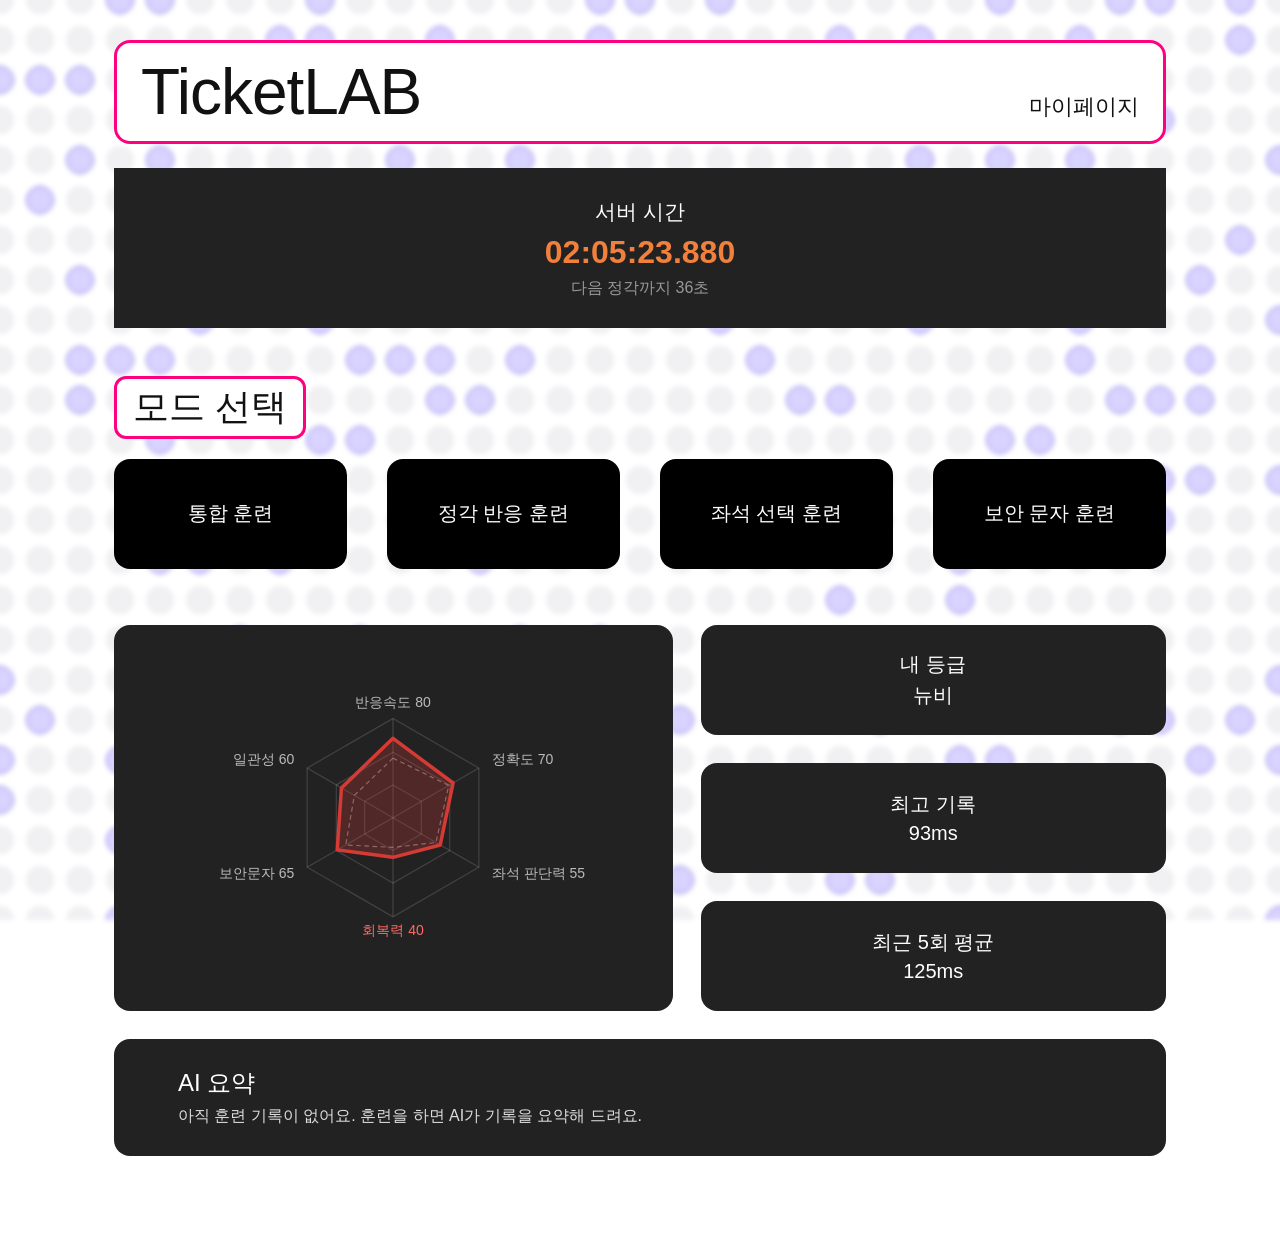
<file: index.html>
<!DOCTYPE html>
<html lang="ko">
<head>
    <meta charset="UTF-8">
    <meta name="viewport" content="width=device-width, initial-scale=1.0">
    <title>TicketLAB</title>
    <link rel="stylesheet" href="css/index.css">
    <script src="js/storage.js" defer></script>
    <script src="js/common.js" defer></script>
    <script src="js/index.js" defer></script>
    <script src="js/summary.js" defer></script>
</head>
<body>
    <div class="seat-bg" aria-hidden="true"></div>
    <div class="header">
        <h1>TicketLAB</h1>
        <a class="mypage" href="records.html">마이페이지</a>
    </div>

    <div class="server-time">
        <p class="server">서버 시간</p>
        <p class="clock">--:--:--.---</p>
        <p class="next">다음 정각까지 <span class="left">-</span>초</p>
    </div>

    <div class="mode">
        <h2>모드 선택</h2>
        <a href="all.html">통합 훈련</a>
        <a href="reaction.html">정각 반응 훈련</a>
        <a href="seat.html">좌석 선택 훈련</a>
        <a href="captcha.html">보안 문자 훈련</a>
    </div>

    <div class="info">
        <div class="graph">
            <svg class="radar" viewBox="0 0 360 260" role="img" aria-label="육각형 능력치">
                <g class="radar-grid"></g>
                <g class="radar-axes"></g>
                <polygon class="radar-prev" points=""></polygon>
                <polygon class="radar-now" points=""></polygon>
                <g class="radar-labels"></g>
            </svg>
        </div>
        <div class="stat">
            <h4>내 등급</h4>
            <p>뉴비</p>
        </div>
        <div class="stat">
            <h4>최고 기록</h4>
            <p>93ms</p>
        </div>
        <div class="stat">
            <h4>최근 5회 평균</h4>
            <p>125ms</p>
        </div>

        <div class="ai-summary">
            <h4>AI 요약</h4>
            <p class="summary-text">아직 요약 내용이 없습니다.</p>
        </div>
    </div>
</body>
</html>
</file>
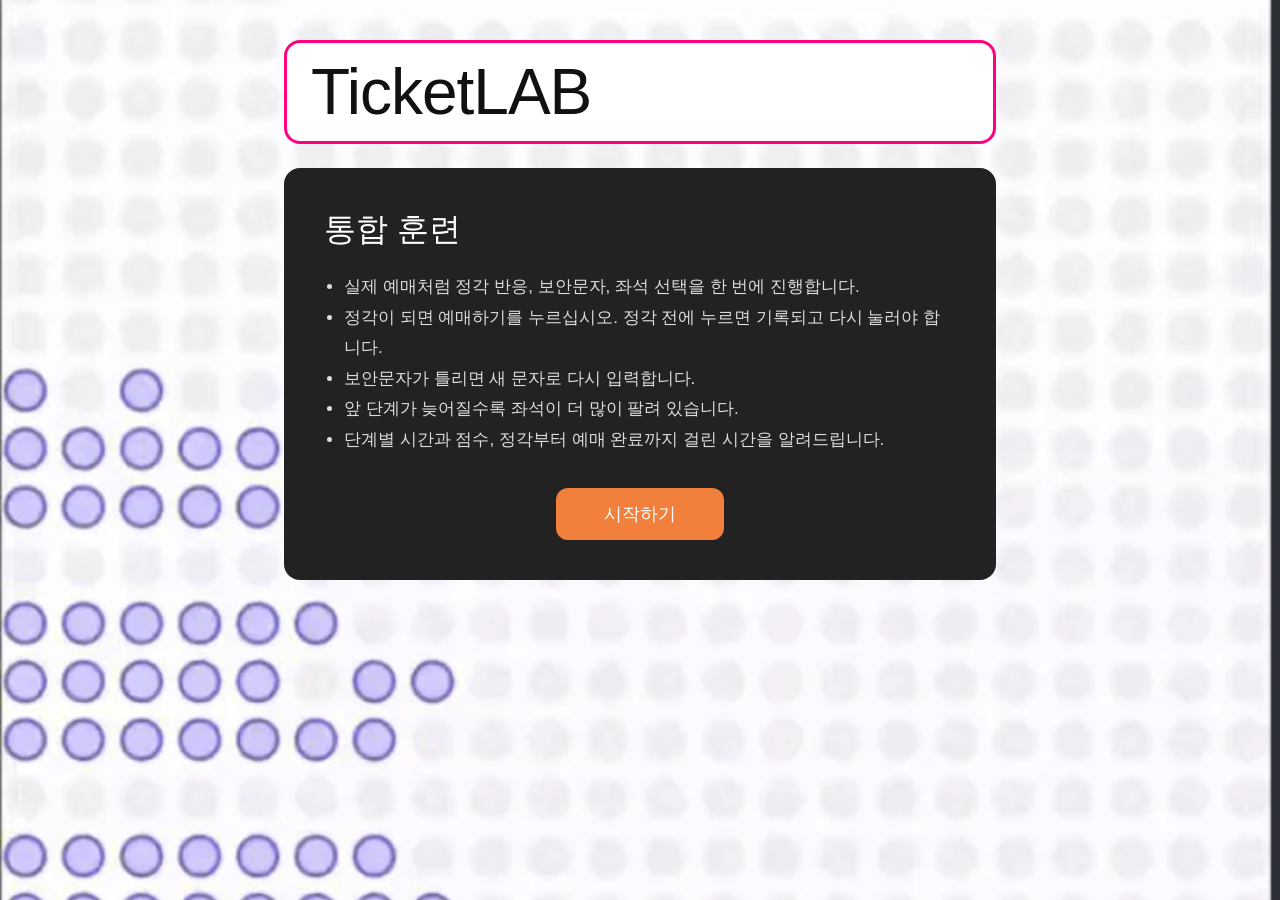
<file: all.html>
<!DOCTYPE html>
<html lang="ko">
<head>
    <meta charset="UTF-8">
    <meta name="viewport" content="width=device-width, initial-scale=1.0">
    <title>통합 훈련 - TicketLAB</title>
    <link rel="stylesheet" href="css/common.css">
    <link rel="stylesheet" href="css/reaction.css">
    <link rel="stylesheet" href="css/captcha.css">
    <link rel="stylesheet" href="css/seat.css">
    <link rel="stylesheet" href="css/all.css">
    <script src="js/storage.js" defer></script>
    <script src="js/common.js" defer></script>
    <script src="js/all.js" defer></script>
</head>
<body>
    <div class="header">
        <a href="index.html"><h1>TicketLAB</h1></a>
    </div>

    <section class="panel intro">
        <h2>통합 훈련</h2>
        <ul>
            <li>실제 예매처럼 정각 반응, 보안문자, 좌석 선택을 한 번에 진행합니다.</li>
            <li>정각이 되면 예매하기를 누르십시오. 정각 전에 누르면 기록되고 다시 눌러야 합니다.</li>
            <li>보안문자가 틀리면 새 문자로 다시 입력합니다.</li>
            <li>앞 단계가 늦어질수록 좌석이 더 많이 팔려 있습니다.</li>
            <li>단계별 시간과 점수, 정각부터 예매 완료까지 걸린 시간을 알려드립니다.</li>
        </ul>
        <button class="start-btn" type="button">시작하기</button>
    </section>

    <section class="panel play step-reaction">
        <div class="play-head">
            <span class="play-title">1단계 · 정각 반응</span>
            <span class="progress">1 / 3</span>
        </div>
        <p class="server-label">서버 시간</p>
        <p class="clock">--:--:--.---</p>
        <p class="target"></p>
        <button class="book-btn" type="button">예매 대기</button>
        <p class="feedback reaction-feedback"></p>
    </section>

    <section class="panel play step-captcha">
        <div class="play-head">
            <span class="play-title">2단계 · 보안문자</span>
            <span class="progress">2 / 3</span>
        </div>
        <p class="elapsed"></p>
        <p class="guide">아래 문자를 입력해 주세요.</p>
        <div class="captcha"></div>
        <div class="answer-slots"></div>
        <button class="submit-btn" type="button">입력완료</button>
        <p class="feedback captcha-feedback"></p>
    </section>

    <section class="panel play step-seat">
        <div class="play-head">
            <span class="play-title">3단계 · 좌석 선택</span>
            <span class="progress">3 / 3</span>
        </div>
        <p class="elapsed"></p>
        <div class="legend">
            <span class="legend-item"><span class="sample"></span>빈 좌석</span>
            <span class="legend-item"><span class="sample sold"></span>판매됨</span>
            <span class="legend-item"><span class="sample mine"></span>선택</span>
        </div>
        <div class="seat-map"></div>
        <p class="picked"></p>
        <button class="seat-book" type="button">예매하기</button>
        <p class="feedback seat-feedback"></p>
    </section>

    <section class="panel result">
        <h2>결과</h2>
        <div class="result-grade"></div>
        <div class="result-stats"></div>
        <ol class="result-list"></ol>
        <div class="result-actions">
            <button class="retry" type="button">다시 하기</button>
            <a class="home" href="index.html">메인으로</a>
        </div>
    </section>
</body>
</html>
</file>
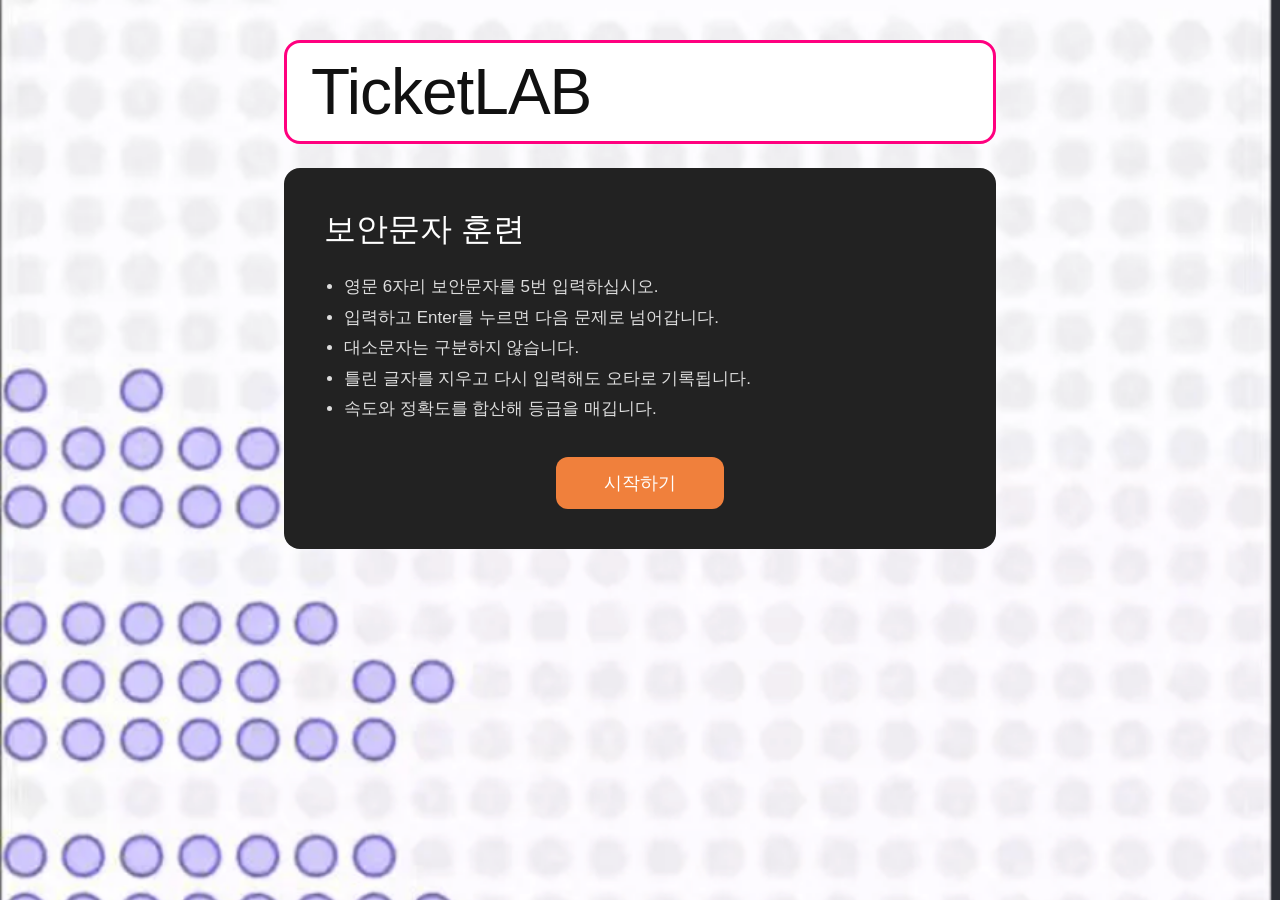
<file: captcha.html>
<!DOCTYPE html>
<html lang="ko">
<head>
    <meta charset="UTF-8">
    <meta name="viewport" content="width=device-width, initial-scale=1.0">
    <title>보안문자 훈련 - TicketLAB</title>
    <link rel="stylesheet" href="css/common.css">
    <link rel="stylesheet" href="css/captcha.css">
    <script src="js/storage.js" defer></script>
    <script src="js/common.js" defer></script>
    <script src="js/captcha.js" defer></script>
</head>
<body>
    <div class="header">
        <a href="index.html"><h1>TicketLAB</h1></a>
    </div>

    <section class="panel intro">
        <h2>보안문자 훈련</h2>
        <ul>
            <li>영문 6자리 보안문자를 5번 입력하십시오.</li>
            <li>입력하고 Enter를 누르면 다음 문제로 넘어갑니다.</li>
            <li>대소문자는 구분하지 않습니다.</li>
            <li>틀린 글자를 지우고 다시 입력해도 오타로 기록됩니다.</li>
            <li>속도와 정확도를 합산해 등급을 매깁니다.</li>
        </ul>
        <button class="start-btn" type="button">시작하기</button>
    </section>

    <section class="panel countdown">
        <p class="countdown-label">시작합니다</p>
        <p class="countdown-num">3</p>
    </section>

    <section class="panel play">
        <div class="play-head">
            <span class="play-title">보안문자 입력</span>
            <span class="progress">1 / 5</span>
        </div>
        <p class="guide">아래 문자를 입력해 주세요.</p>
        <div class="captcha"></div>
        <div class="answer-slots"></div>
        <button class="submit-btn" type="button">입력완료</button>
        <p class="feedback"></p>
    </section>

    <section class="panel result">
        <h2>결과</h2>
        <div class="result-grade"></div>
        <div class="result-stats"></div>
        <ol class="result-list"></ol>
        <div class="result-actions">
            <button class="retry" type="button">다시 하기</button>
            <a class="home" href="index.html">메인으로</a>
        </div>
    </section>
</body>
</html>
</file>
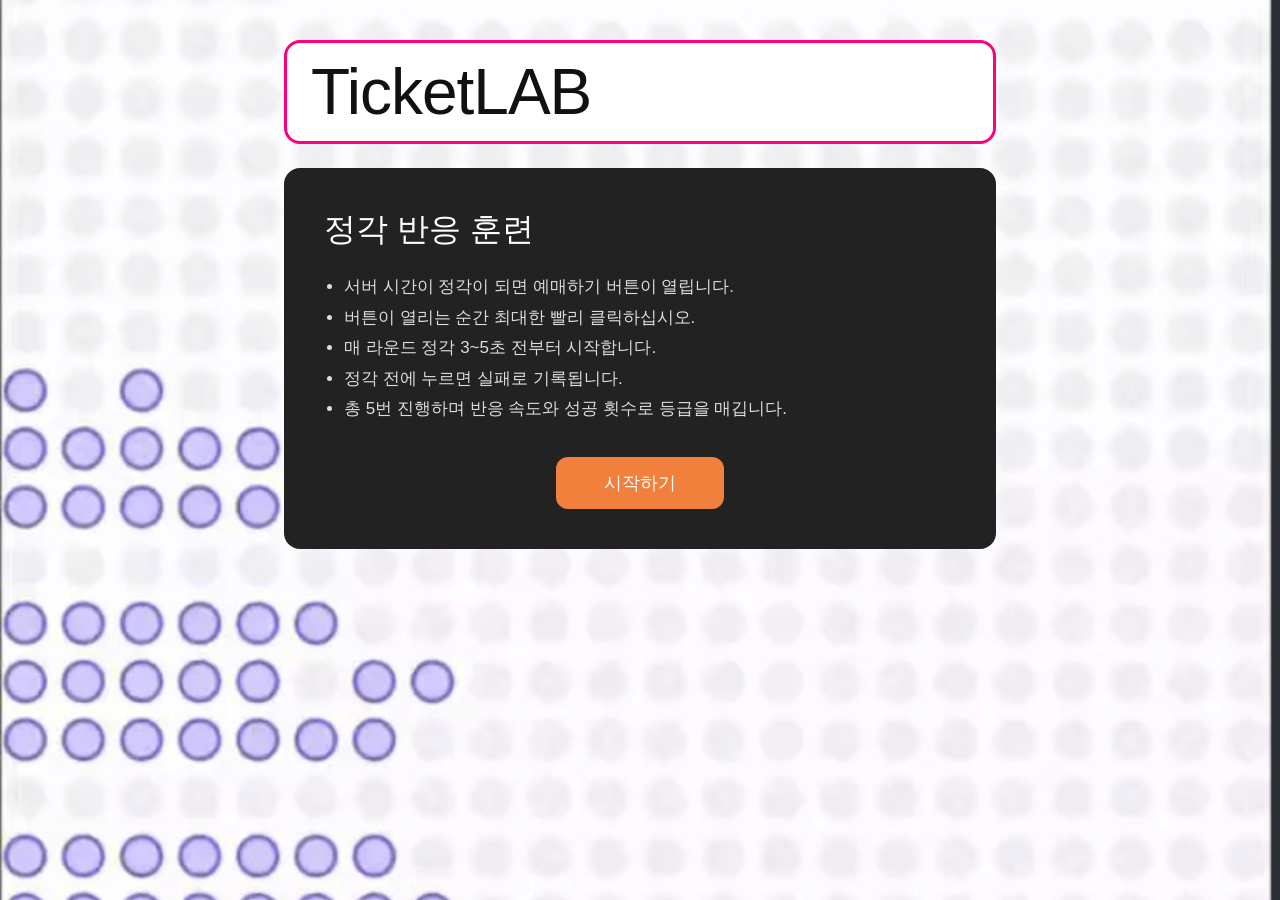
<file: reaction.html>
<!DOCTYPE html>
<html lang="ko">
<head>
    <meta charset="UTF-8">
    <meta name="viewport" content="width=device-width, initial-scale=1.0">
    <title>정각 반응 훈련 - TicketLAB</title>
    <link rel="stylesheet" href="css/common.css">
    <link rel="stylesheet" href="css/reaction.css">
    <script src="js/storage.js" defer></script>
    <script src="js/common.js" defer></script>
    <script src="js/reaction.js" defer></script>
</head>
<body>
    <div class="header">
        <a href="index.html"><h1>TicketLAB</h1></a>
    </div>

    <section class="panel intro">
        <h2>정각 반응 훈련</h2>
        <ul>
            <li>서버 시간이 정각이 되면 예매하기 버튼이 열립니다.</li>
            <li>버튼이 열리는 순간 최대한 빨리 클릭하십시오.</li>
            <li>매 라운드 정각 3~5초 전부터 시작합니다.</li>
            <li>정각 전에 누르면 실패로 기록됩니다.</li>
            <li>총 5번 진행하며 반응 속도와 성공 횟수로 등급을 매깁니다.</li>
        </ul>
        <button class="start-btn" type="button">시작하기</button>
    </section>

    <section class="panel play">
        <div class="play-head">
            <span class="play-title">정각 반응</span>
            <span class="progress">1 / 5</span>
        </div>
        <p class="server-label">서버 시간</p>
        <p class="clock">--:--:--.---</p>
        <p class="target"></p>
        <button class="book-btn" type="button">예매 대기</button>
        <p class="feedback"></p>
    </section>

    <section class="panel result">
        <h2>결과</h2>
        <div class="result-grade"></div>
        <div class="result-stats"></div>
        <ol class="result-list"></ol>
        <div class="result-actions">
            <button class="retry" type="button">다시 하기</button>
            <a class="home" href="index.html">메인으로</a>
        </div>
    </section>
</body>
</html>
</file>
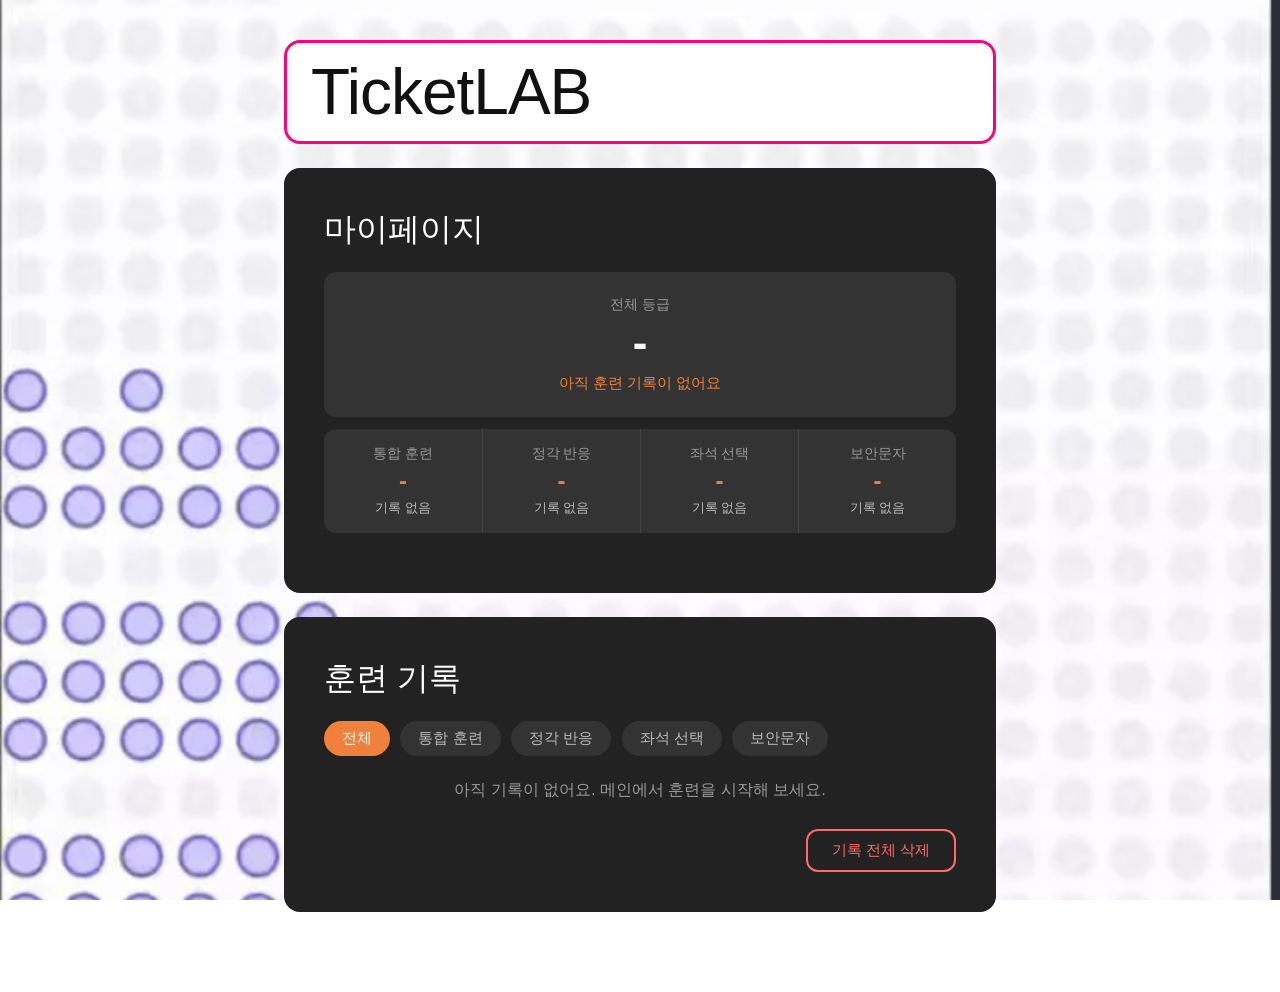
<file: records.html>
<!DOCTYPE html>
<html lang="ko">
<head>
    <meta charset="UTF-8">
    <meta name="viewport" content="width=device-width, initial-scale=1.0">
    <title>마이페이지 - TicketLAB</title>
    <link rel="stylesheet" href="css/common.css">
    <link rel="stylesheet" href="css/records.css">
    <script src="js/storage.js" defer></script>
    <script src="js/common.js" defer></script>
    <script src="js/records.js" defer></script>
</head>
<body>
    <div class="header">
        <a href="index.html"><h1>TicketLAB</h1></a>
    </div>

    <section class="panel summary">
        <h2>마이페이지</h2>
        <div class="result-grade overall"></div>
        <div class="result-stats mode-stats"></div>
    </section>

    <section class="panel records">
        <h2>훈련 기록</h2>
        <div class="filters">
            <button class="filter" type="button">전체</button>
            <button class="filter" type="button">통합 훈련</button>
            <button class="filter" type="button">정각 반응</button>
            <button class="filter" type="button">좌석 선택</button>
            <button class="filter" type="button">보안문자</button>
        </div>
        <table class="record-table">
            <thead>
                <tr>
                    <th>날짜</th>
                    <th>훈련</th>
                    <th>점수</th>
                    <th>등급</th>
                    <th>주요 기록</th>
                </tr>
            </thead>
            <tbody></tbody>
        </table>
        <p class="empty">아직 기록이 없어요. 메인에서 훈련을 시작해 보세요.</p>
        <p class="hint">기록을 누르면 라운드별 내용을 볼 수 있어요.</p>
        <div class="records-actions">
            <button class="reset-btn" type="button">기록 전체 삭제</button>
        </div>
    </section>
</body>
</html>
</file>
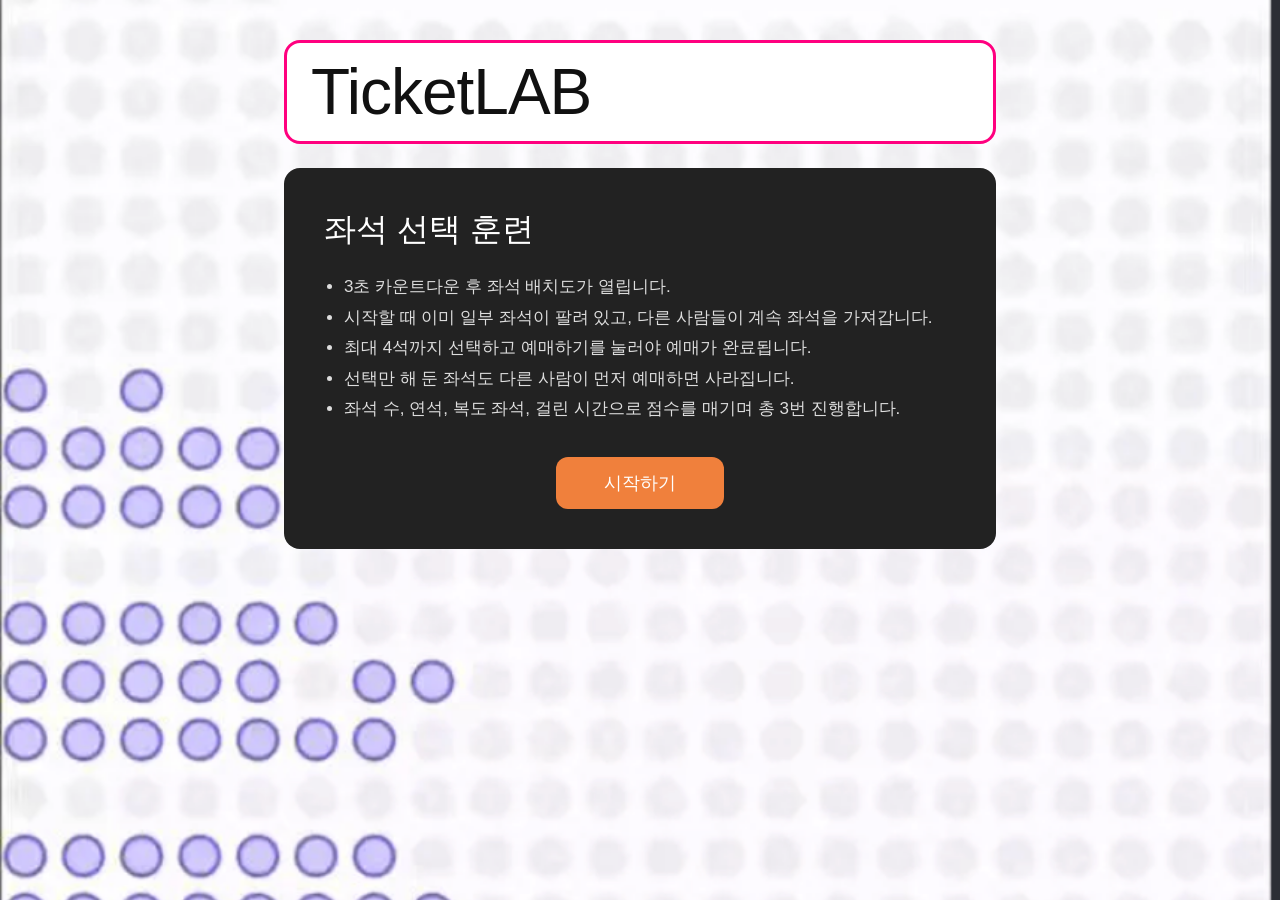
<file: seat.html>
<!DOCTYPE html>
<html lang="ko">
<head>
    <meta charset="UTF-8">
    <meta name="viewport" content="width=device-width, initial-scale=1.0">
    <title>좌석 선택 훈련 - TicketLAB</title>
    <link rel="stylesheet" href="css/common.css">
    <link rel="stylesheet" href="css/seat.css">
    <script src="js/storage.js" defer></script>
    <script src="js/common.js" defer></script>
    <script src="js/seat.js" defer></script>
</head>
<body>
    <div class="header">
        <a href="index.html"><h1>TicketLAB</h1></a>
    </div>

    <section class="panel intro">
        <h2>좌석 선택 훈련</h2>
        <ul>
            <li>3초 카운트다운 후 좌석 배치도가 열립니다.</li>
            <li>시작할 때 이미 일부 좌석이 팔려 있고, 다른 사람들이 계속 좌석을 가져갑니다.</li>
            <li>최대 4석까지 선택하고 예매하기를 눌러야 예매가 완료됩니다.</li>
            <li>선택만 해 둔 좌석도 다른 사람이 먼저 예매하면 사라집니다.</li>
            <li>좌석 수, 연석, 복도 좌석, 걸린 시간으로 점수를 매기며 총 3번 진행합니다.</li>
        </ul>
        <button class="start-btn" type="button">시작하기</button>
    </section>

    <section class="panel countdown">
        <p class="countdown-label">좌석 배치도가 열립니다</p>
        <p class="countdown-num">3</p>
    </section>

    <section class="panel play">
        <div class="play-head">
            <span class="play-title">좌석 선택</span>
            <span class="progress">1 / 3</span>
        </div>
        <div class="legend">
            <span class="legend-item"><span class="sample"></span>빈 좌석</span>
            <span class="legend-item"><span class="sample sold"></span>판매됨</span>
            <span class="legend-item"><span class="sample mine"></span>선택</span>
        </div>
        <div class="seat-map"></div>
        <p class="picked"></p>
        <button class="seat-book" type="button">예매하기</button>
        <p class="feedback"></p>
    </section>

    <section class="panel result">
        <h2>결과</h2>
        <div class="result-grade"></div>
        <div class="result-stats"></div>
        <ol class="result-list"></ol>
        <div class="result-actions">
            <button class="retry" type="button">다시 하기</button>
            <a class="home" href="index.html">메인으로</a>
        </div>
    </section>
</body>
</html>
</file>
<file: css/index.css>
* { box-sizing: border-box; }

body {
    max-width: 1100px;
    margin: 0 auto;
    padding: 40px 24px 80px;
    font-family: "Pretendard", "Malgun Gothic", sans-serif;
    color: #111;
    background-color: #fff;
}

.seat-bg {
    position: fixed;
    inset: -20px;
    z-index: -1;
    display: grid;
    grid-template-columns: repeat(auto-fill, 40px);
    grid-auto-rows: 40px;
    justify-content: center;
    overflow: hidden;
    pointer-events: none;
    filter: blur(2.5px);
}
.seat-bg span {
    width: 28px;
    height: 28px;
    margin: 6px;
    border-radius: 50%;
    background: #f0f0f3;
    border: 1.5px solid transparent;
    transition: background-color 0.4s, border-color 0.4s;
}
.seat-bg span.sold {
    background: #d9d3ff;
    border-color: #7b6ee0;
}

h1, h2, h4, p { margin: 0; }
a { color: inherit; text-decoration: none; }

.header {
    display: flex;
    align-items: baseline;
    gap: 16px;
    margin-bottom: 24px;
    padding: 12px 24px;
    border-radius: 16px;
    background: #fff;
    border: 3px solid transparent; 
    border-color: #FF007F;
}
.header h1 { font-size: 64px; font-weight: 400; letter-spacing: -1px; }
.header .mypage { margin-left: auto; font-size: 22px; }

.server-time {
    padding: 28px;
    background: #222;
    color: #fff;
    text-align: center;
    font-size: 18px;
    line-height: 1.5;
}
.server-time .server { font-size: 21px; }
.server-time .clock {
    font-size: 32px;
    font-weight: 700;
    color: #f0803c;
    font-variant-numeric: tabular-nums;
}
.server-time .next {
    font-size: 16px;
    color: #999;
}
.server-time .left.urgent { color: #ff4d4d; }

.mode {
    display: grid;
    grid-template-columns: repeat(4, 1fr);
    column-gap: 40px;
    row-gap: 20px;
    margin-top: 48px;
}
.mode h2 {
    grid-column: 1 / -1;
    justify-self: start;
    padding: 4px 16px;
    border-radius: 12px;
    background: #fff;
    font-size: 36px;
    font-weight: 500;
    border: 3px solid transparent; 
    border-color: #FF007F;
}
.mode a {
    display: flex;
    align-items: center;
    justify-content: center;
    height: 110px;
    border-radius: 16px;
    background: #000;
    color: #fff;
    font-size: 20px;
}
.mode a:hover { background: #333; }

.info {
    display: grid;
    grid-template-columns: 1.2fr 1fr;
    grid-template-rows: repeat(3, 1fr);
    gap: 28px;
    margin-top: 56px;
}
.info .graph {
    grid-row: span 3;
    display: flex;
    align-items: center;
    justify-content: center;
    padding: 24px;
    border-radius: 16px;
    background: #222;
}
.stat {
    display: flex;
    flex-direction: column;
    align-items: center;
    justify-content: center;
    gap: 4px;
    min-height: 110px;
    border-radius: 16px;
    background: #222;
    color: #fff;
    font-size: 20px;
}
.stat h4 { font-size: 20px; font-weight: 400; }

.ai-summary {
    grid-column: 1 / -1;
    padding: 28px 64px;
    border-radius: 16px;
    background: #222;
    color: #fff;
}
.ai-summary h4 { margin-bottom: 4px; font-size: 24px; font-weight: 400; }
.ai-summary p { font-size: 16px; line-height: 1.6; color: #ddd; }

.radar { width: 100%; max-width: 420px; }
.radar-grid polygon,
.radar-axes line { fill: none; stroke: rgba(255, 255, 255, 0.15); }
.radar-prev { fill: none; stroke: rgba(255, 255, 255, 0.4); stroke-dasharray: 4 3; }
.radar-now { fill: rgba(214, 58, 53, 0.25); stroke: #d63a35; stroke-width: 3; stroke-linejoin: round; }
.radar-labels text { font-size: 12px; fill: #bbb; }
.radar-labels .is-weak { fill: #ff6b66; }
.radar-labels .is-empty { fill: #666; }

@media (max-width: 760px) {
    .mode { grid-template-columns: repeat(2, 1fr); column-gap: 16px; }
    .info { grid-template-columns: 1fr; grid-template-rows: auto; }
    .info .graph { grid-row: auto; }
    .ai-summary { padding: 24px; }
}
</file>
<file: css/common.css>
* {
    box-sizing: border-box;
}

body {
    width: 760px;
    margin: 0 auto;
    padding: 40px 24px 80px;
    font-family: "Pretendard", "Malgun Gothic", sans-serif;
    color: #111;
    background-color: #fff;
    background-image: url('../images/seatmap.png');
    background-size: cover;
    background-attachment: fixed;
}

h1, h2, p, ul, ol {
    margin: 0;
}

a {
    color: inherit;
    text-decoration: none;
}

button {
    border: none;
    border-radius: 12px;
    background-color: #f0803c;
    color: #fff;
    font-family: inherit;
    font-size: 18px;
    padding: 14px 48px;
    cursor: pointer;
}

button:hover {
    background-color: #d96a28;
}

.header {
    margin-bottom: 24px;
    padding: 12px 24px;
    border: 3px solid #FF007F;
    border-radius: 16px;
    background-color: #fff;
}

.header h1 {
    font-size: 64px;
    font-weight: normal;
    letter-spacing: -1px;
}

.panel {
    padding: 40px;
    border-radius: 16px;
    background-color: #222;
    color: #fff;
}

.countdown {
    display: none;
    text-align: center;
}

.countdown-label {
    font-size: 18px;
    color: #999;
}

.countdown-num {
    margin-top: 12px;
    font-size: 96px;
    font-weight: bold;
    line-height: 1;
    color: #f0803c;
}

.play {
    display: none;
    text-align: center;
}

.result {
    display: none;
}

.panel h2 {
    margin-bottom: 20px;
    font-size: 32px;
    font-weight: normal;
}

.intro ul {
    padding-left: 20px;
    font-size: 17px;
    line-height: 1.8;
    color: #ddd;
}

.start-btn {
    display: block;
    margin: 32px auto 0;
}

.play-head {
    overflow: hidden;
    font-size: 18px;
}

.play-title {
    float: left;
}

.progress {
    float: right;
    font-weight: bold;
    color: #f0803c;
}

.feedback {
    height: 24px;
    margin-top: 16px;
    color: #bbb;
}

.result-grade {
    margin-bottom: 12px;
    padding: 24px 0;
    border-radius: 12px;
    background-color: #333;
    text-align: center;
}

.result-grade span {
    display: block;
    font-size: 14px;
    color: #999;
}

.result-grade b {
    display: block;
    margin-top: 4px;
    font-size: 44px;
    color: #fff;
}

.result-grade p {
    margin-top: 6px;
    font-size: 15px;
    color: #f0803c;
}

.result-stats {
    overflow: hidden;
    margin-bottom: 20px;
    border-radius: 12px;
    background-color: #333;
}

.result-stats div {
    float: left;
    width: 25%;
    padding: 16px 0;
    border-left: 1px solid #444;
    text-align: center;
}

.result-stats div:first-child {
    border-left: none;
}

.result-stats span {
    display: block;
    font-size: 14px;
    color: #999;
}

.result-stats b {
    display: block;
    margin-top: 4px;
    font-size: 24px;
    color: #f0803c;
}

.result-list {
    padding: 0;
}

.result-list li {
    overflow: hidden;
    padding: 12px 8px;
    border-bottom: 1px solid #333;
    list-style: none;
    font-size: 15px;
}

.result-list .no {
    float: left;
    width: 24px;
    color: #999;
}

.result-actions {
    margin-top: 28px;
    text-align: center;
}

.home {
    display: inline-block;
    margin-left: 12px;
    padding: 12px 46px;
    border: 2px solid #fff;
    border-radius: 12px;
    font-size: 18px;
}

.home:hover {
    background-color: #333;
}
</file>
<file: css/reaction.css>
.server-label {
    margin-top: 32px;
    font-size: 18px;
    color: #999;
}

.clock {
    margin-top: 8px;
    font-family: Menlo, Consolas, monospace;
    font-size: 56px;
    font-weight: bold;
    color: #f0803c;
}

.target {
    margin-top: 4px;
    font-size: 16px;
    color: #bbb;
}

.book-btn {
    display: block;
    width: 280px;
    margin: 32px auto 0;
    padding: 20px 0;
    font-size: 24px;
    font-weight: bold;
}

.result-list .value {
    float: left;
    font-size: 17px;
    font-weight: bold;
}

.result-list .state {
    float: right;
}

.result-list .ok {
    color: #7ee08a;
}

.result-list .fail {
    color: #ff6b66;
}
</file>
<file: css/captcha.css>
.guide {
    margin-top: 28px;
    color: #bbb;
}

.captcha {
    width: 360px;
    margin: 16px auto 0;
    padding: 20px 0 20px 10px;
    border-radius: 12px;
    background-color: #fff;
    color: #111;
    font-family: Georgia, serif;
    font-size: 40px;
    font-weight: bold;
    letter-spacing: 10px;
}

.answer-slots {
    overflow: hidden;
    width: 336px;
    margin: 24px auto 0;
}

.slot {
    float: left;
    width: 48px;
    height: 56px;
    margin: 0 4px;
    border: 2px solid #555;
    border-radius: 8px;
    background-color: #111;
    font-size: 28px;
    line-height: 52px;
}

.now {
    border-color: #f0803c;
}

.submit-btn {
    margin-top: 24px;
}

.result-list .word {
    float: left;
    font-family: Georgia, serif;
    font-size: 18px;
    letter-spacing: 3px;
}

.result-list .word em {
    font-style: normal;
    color: #ff6b66;
    text-decoration: underline;
}

.result-list .correct-hint {
    margin-left: 8px;
    font-family: inherit;
    font-size: 13px;
    letter-spacing: 0;
    color: #999;
}

.result-list .time {
    float: right;
    width: 72px;
    text-align: right;
}

.result-list .miss {
    float: right;
    color: #bbb;
}
</file>
<file: css/seat.css>
.legend {
    margin-top: 20px;
    font-size: 14px;
    color: #bbb;
}

.legend-item {
    margin: 0 10px;
}

.sample {
    display: inline-block;
    width: 12px;
    height: 12px;
    margin-right: 6px;
    border: 2px solid #d0d0d8;
    border-radius: 50%;
    background-color: #e8e8ee;
}

.seat-map {
    margin-top: 16px;
    padding: 20px;
    border-radius: 12px;
    background-color: #fff;
}

.stage {
    width: 300px;
    margin: 0 auto 16px;
    padding: 6px 0;
    border-radius: 6px;
    background-color: #ddd;
    color: #666;
    font-size: 13px;
    letter-spacing: 4px;
}

.seat-row {
    overflow: hidden;
    width: 572px;
    margin: 0 auto;
}

.row-name {
    float: left;
    width: 20px;
    font-size: 12px;
    line-height: 26px;
    text-align: left;
    color: #999;
}

.aisle {
    float: left;
    width: 16px;
    height: 26px;
}

.seat {
    float: left;
    width: 22px;
    height: 22px;
    margin: 2px;
    border: 2px solid #d0d0d8;
    border-radius: 50%;
    background-color: #e8e8ee;
    cursor: pointer;
}

.seat:hover {
    border-color: #f0803c;
}

.seat-map .sold,
.legend .sold {
    border-color: #7b6ee0;
    background-color: #d9d3ff;
    cursor: default;
}

.seat-map .mine,
.legend .mine {
    border-color: #d96a28;
    background-color: #f0803c;
}

.picked {
    margin-top: 16px;
    color: #ddd;
}

.seat-book {
    margin-top: 20px;
}

.result-list .seats {
    float: left;
    font-weight: bold;
}

.result-list .fail {
    color: #ff6b66;
}

.result-list .time {
    float: right;
    width: 64px;
    text-align: right;
}

.result-list .score {
    float: right;
    width: 56px;
    text-align: right;
    color: #f0803c;
}

.result-list .tags {
    float: right;
    color: #bbb;
}
</file>
<file: css/all.css>
.elapsed {
    margin-top: 12px;
    font-size: 14px;
    color: #999;
}

.result-list .step-name {
    float: left;
    width: 90px;
    font-weight: bold;
}

.result-list .detail {
    float: left;
    color: #bbb;
}

.result-list .step-score {
    float: right;
    font-weight: bold;
    color: #f0803c;
}
</file>
<file: css/records.css>
.records {
    margin-top: 24px;
}

.mode-stats p {
    margin-top: 4px;
    font-size: 13px;
    color: #bbb;
}

.filter {
    margin-right: 6px;
    padding: 8px 18px;
    border-radius: 20px;
    background-color: #333;
    color: #bbb;
    font-size: 15px;
}

.filter-on {
    background-color: #f0803c;
    color: #fff;
}

.record-table {
    width: 100%;
    margin-top: 20px;
    border-collapse: collapse;
    font-size: 15px;
}

.record-table th {
    padding: 10px 8px;
    border-bottom: 2px solid #444;
    font-weight: normal;
    text-align: left;
    color: #999;
}

.record-table td {
    padding: 12px 8px;
    border-bottom: 1px solid #333;
}

.record-row {
    cursor: pointer;
}

.record-row:hover {
    background-color: #2c2c2c;
}

.record-table .score {
    font-weight: bold;
    color: #f0803c;
}

.detail-row td {
    padding: 12px 16px;
    background-color: #1a1a1a;
    font-size: 14px;
    line-height: 1.8;
    color: #bbb;
}

.empty {
    margin-top: 24px;
    text-align: center;
    color: #999;
}

.hint {
    margin-top: 12px;
    font-size: 13px;
    color: #777;
}

.records-actions {
    margin-top: 28px;
    text-align: right;
}

.reset-btn {
    padding: 10px 24px;
    border: 2px solid #ff6b66;
    background-color: #222;
    color: #ff6b66;
    font-size: 15px;
}

.reset-btn:hover {
    background-color: #ff6b66;
    color: #fff;
}
</file>
